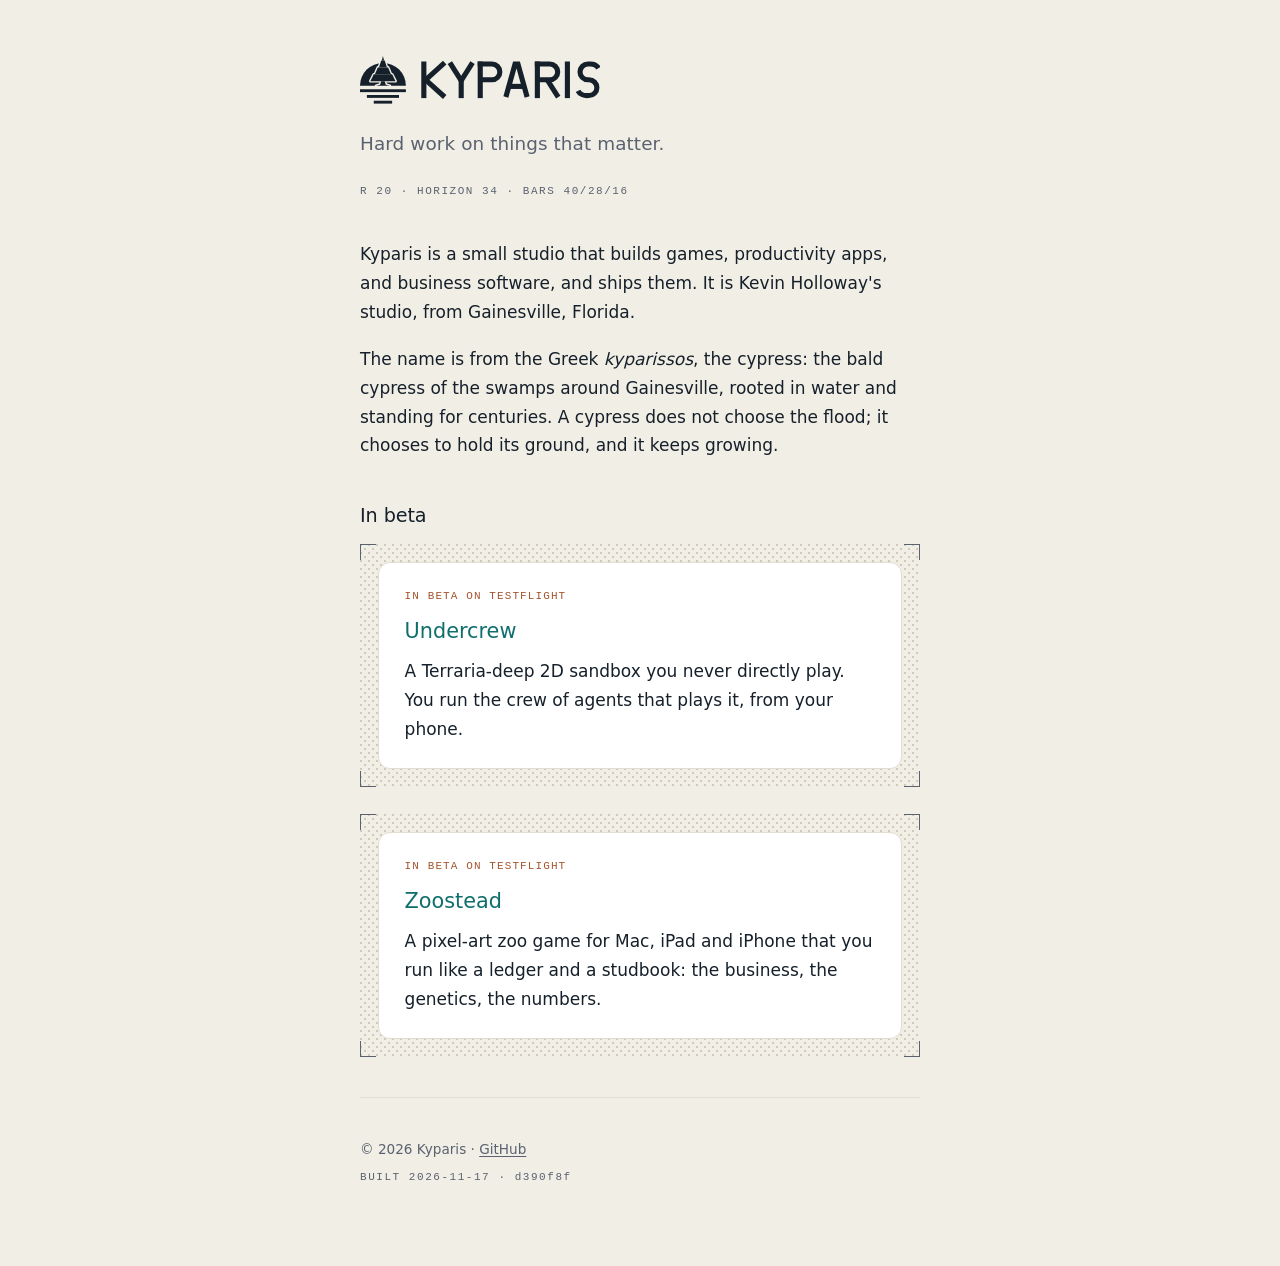
<file: index.html>
<!DOCTYPE html>
<html lang="en">
<head>
<meta charset="utf-8">
<meta name="viewport" content="width=device-width, initial-scale=1">
<title>Kyparis</title>
<meta name="description" content="Kyparis is a small studio that builds games, productivity apps, and business software, and ships them.">
<link rel="stylesheet" href="/brand.css">
<link rel="icon" href="/favicon.svg" type="image/svg+xml">
<link rel="icon" href="/favicon-32.png" sizes="32x32" type="image/png">
<link rel="icon" href="/favicon-16.png" sizes="16x16" type="image/png">
<link rel="apple-touch-icon" href="/apple-touch-icon.png">
<link rel="canonical" href="https://kyparis-studio.github.io/">
<meta name="theme-color" content="#F1EEE6" media="(prefers-color-scheme: light)">
<meta name="theme-color" content="#16202A" media="(prefers-color-scheme: dark)">
<meta property="og:type" content="website">
<meta property="og:site_name" content="Kyparis">
<meta property="og:title" content="Kyparis">
<meta property="og:description" content="Kyparis is a small studio that builds games, productivity apps, and business software, and ships them.">
<meta property="og:url" content="https://kyparis-studio.github.io/">
<meta property="og:image" content="https://kyparis-studio.github.io/og.png">
<meta property="og:image:width" content="1200">
<meta property="og:image:height" content="630">
<meta name="twitter:card" content="summary_large_image">
</head>
<body>
<div class="page">
<header class="masthead">
  <svg class="lockup" aria-hidden="true" focusable="false" xmlns="http://www.w3.org/2000/svg" viewBox="0 -15 655.301 130" role="img"><title>Kyparis</title><g transform="translate(-37.5904 -40.0602) scale(3.13253)"><mask id="ky-gap-lockup" maskUnits="userSpaceOnUse" x="0" y="0" width="64" height="64"><rect width="64" height="64" fill="#fff"/><g fill="#000" stroke="#000" stroke-width="2.4" stroke-linejoin="round"><polygon points="21,30 43,30 40,24 24,24"/><polygon points="25,24 39,24 36.5,18 27.5,18"/><polygon points="28.5,18 35.5,18 33.5,12 30.5,12"/><polygon points="31,12 33,12 32,8"/><polygon points="30.5,30 33.5,30 34.5,33 38,34 26,34 29.5,33"/></g></mask><path d="M12 34 A20 20 0 0 1 52 34 Z" fill="currentColor" mask="url(#ky-gap-lockup)"/><polygon points="21,30 43,30 40,24 24,24" fill="currentColor"/><polygon points="25,24 39,24 36.5,18 27.5,18" fill="currentColor"/><polygon points="28.5,18 35.5,18 33.5,12 30.5,12" fill="currentColor"/><polygon points="31,12 33,12 32,8" fill="currentColor"/><polygon points="30.5,30 33.5,30 34.5,33 38,34 26,34 29.5,33" fill="currentColor"/><rect x="12" y="37" width="40" height="2.5" fill="currentColor"/><rect x="18" y="42" width="28" height="2.5" fill="currentColor"/><rect x="24" y="47" width="16" height="2.5" fill="currentColor"/></g><g transform="translate(167.301 0)"><g fill="none" stroke="currentColor" stroke-width="14" stroke-linecap="butt" stroke-linejoin="miter" stroke-miterlimit="4"><path d="M 7 0 V 100"/><path d="M 12 50 L 64 3"/><path d="M 12 50 L 64 97"/><path d="M 78 3 L 109 52"/><path d="M 140 3 L 109 52"/><path d="M 109 48 V 100"/><path d="M 161 0 V 100"/><path d="M 154 7 H 193 A 21.5 21.5 0 0 1 193 50 H 161"/><path d="M 231 97 L 256 7 H 264 L 289 97"/><path d="M 239 68 H 281"/><path d="M 317 0 V 100"/><path d="M 310 7 H 351 A 21.5 21.5 0 0 1 351 50 H 317"/><path d="M 344 50 L 374 97"/><path d="M 399 0 V 100"/><path d="M 484 18 A 26 20 0 0 0 457 7 H 455 A 21.5 21.5 0 0 0 455 50 H 458 A 21.5 21.5 0 0 1 458 93 H 456 A 27 20 0 0 1 428 80"/></g></g></svg>
  <h1 class="sr-only">Kyparis</h1>
  <p class="tagline">Hard work on things that matter.</p>
  <p class="machine">R 20 &middot; Horizon 34 &middot; Bars 40/28/16</p>
</header>

<div class="prose">
  <p>Kyparis is a small studio that builds games, productivity apps, and business
  software, and ships them. It is Kevin Holloway's studio, from Gainesville, Florida.</p>

  <p>The name is from the Greek <em>kyparissos</em>, the cypress: the bald cypress
  of the swamps around Gainesville, rooted in water and standing for centuries.
  A cypress does not choose the flood; it chooses to hold its ground, and it
  keeps growing.</p>
</div>

<section class="section">
  <h2>In beta</h2>
  <div class="plate">
    <span class="cm cm-tl" aria-hidden="true"></span><span class="cm cm-tr" aria-hidden="true"></span><span class="cm cm-br" aria-hidden="true"></span><span class="cm cm-bl" aria-hidden="true"></span>
    <div class="now">
      <span class="status">In beta on TestFlight</span>
      <h3><a href="/undercrew/">Undercrew</a></h3>
      <p>A Terraria-deep 2D sandbox you never directly play. You run the crew
      of agents that plays it, from your phone.</p>
    </div>
  </div>
  <div class="plate" style="margin-top:16px">
    <span class="cm cm-tl" aria-hidden="true"></span><span class="cm cm-tr" aria-hidden="true"></span><span class="cm cm-br" aria-hidden="true"></span><span class="cm cm-bl" aria-hidden="true"></span>
    <div class="now">
      <span class="status">In beta on TestFlight</span>
      <h3><a href="/zoostead/">Zoostead</a></h3>
      <p>A pixel-art zoo game for Mac, iPad and iPhone that you run like a
      ledger and a studbook: the business, the genetics, the numbers.</p>
    </div>
  </div>
</section>

<hr class="rule">
<footer>
  <p>&copy; 2026 Kyparis &middot; <a href="https://github.com/kyparis-studio">GitHub</a></p>
  <p class="machine">Built 2026-11-17 &middot; <span class="sha">d390f8f</span></p>
</footer>
</div>
</body>
</html>
</file>
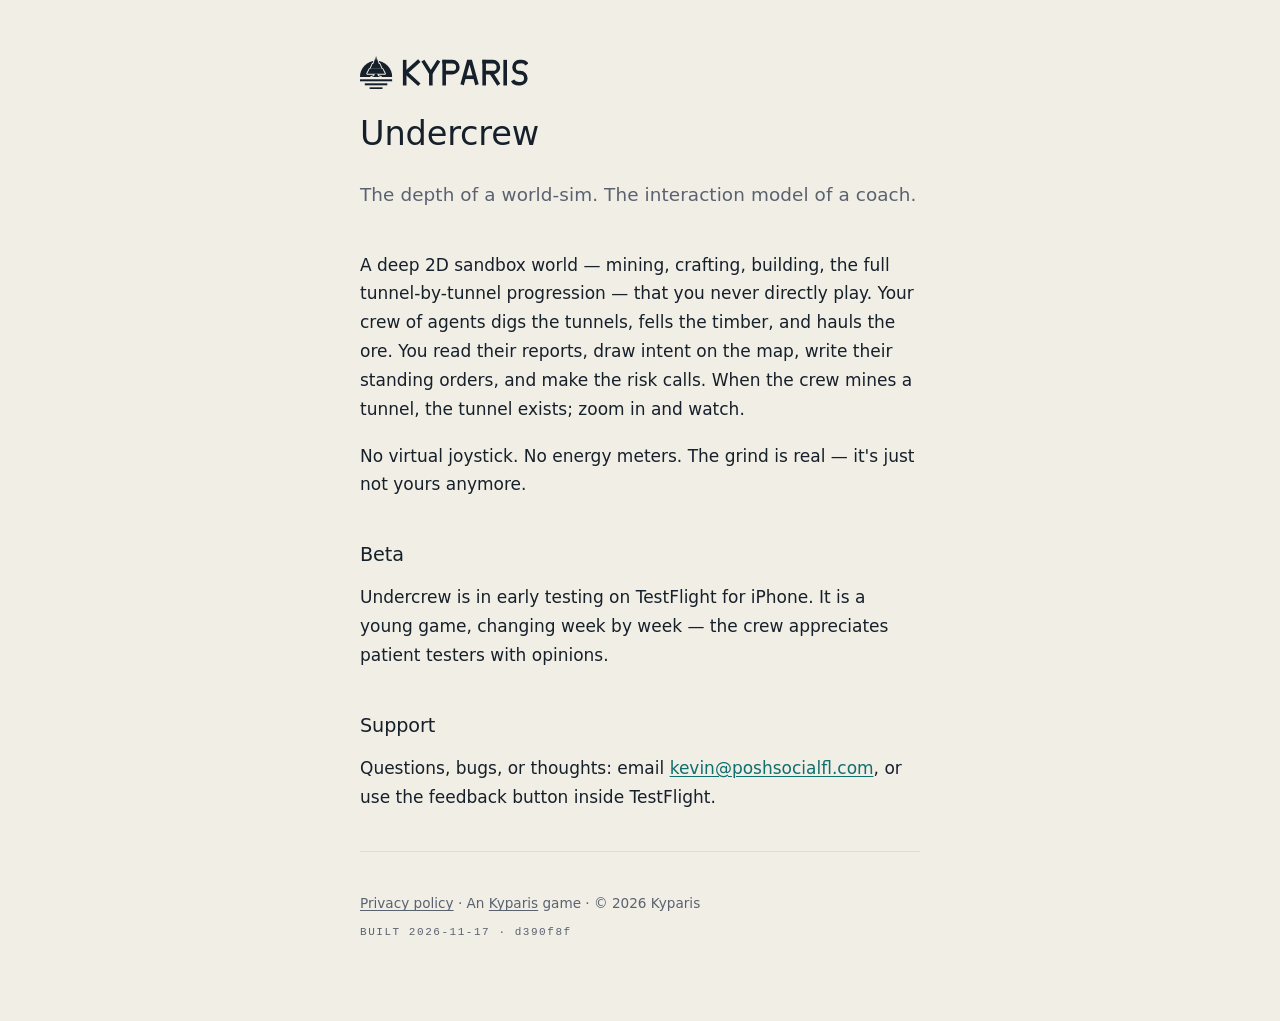
<file: undercrew/index.html>
<!DOCTYPE html>
<html lang="en">
<head>
<meta charset="utf-8">
<meta name="viewport" content="width=device-width, initial-scale=1">
<title>Undercrew</title>
<meta name="description" content="Undercrew: a deep 2D sandbox world you never directly play — you run the crew of agents that plays it, from your phone.">
<link rel="stylesheet" href="/brand.css">
<link rel="icon" href="/favicon.svg" type="image/svg+xml">
<link rel="icon" href="/favicon-32.png" sizes="32x32" type="image/png">
<link rel="icon" href="/favicon-16.png" sizes="16x16" type="image/png">
<link rel="apple-touch-icon" href="/apple-touch-icon.png">
<link rel="canonical" href="https://kyparis-studio.github.io/undercrew/">
<meta name="theme-color" content="#F1EEE6" media="(prefers-color-scheme: light)">
<meta name="theme-color" content="#16202A" media="(prefers-color-scheme: dark)">
<meta property="og:type" content="website">
<meta property="og:site_name" content="Kyparis">
<meta property="og:title" content="Undercrew">
<meta property="og:description" content="Undercrew: a deep 2D sandbox world you never directly play — you run the crew of agents that plays it, from your phone.">
<meta property="og:url" content="https://kyparis-studio.github.io/undercrew/">
<meta property="og:image" content="https://kyparis-studio.github.io/og.png">
<meta property="og:image:width" content="1200">
<meta property="og:image:height" content="630">
<meta name="twitter:card" content="summary_large_image">
</head>
<body>
<div class="page">
<header class="masthead">
  <a href="/" aria-label="Kyparis home"><svg class="lockup lockup-sm" aria-hidden="true" focusable="false" xmlns="http://www.w3.org/2000/svg" viewBox="0 -15 655.301 130" role="img"><title>Kyparis</title><g transform="translate(-37.5904 -40.0602) scale(3.13253)"><mask id="ky-gap-lockup" maskUnits="userSpaceOnUse" x="0" y="0" width="64" height="64"><rect width="64" height="64" fill="#fff"/><g fill="#000" stroke="#000" stroke-width="2.4" stroke-linejoin="round"><polygon points="21,30 43,30 40,24 24,24"/><polygon points="25,24 39,24 36.5,18 27.5,18"/><polygon points="28.5,18 35.5,18 33.5,12 30.5,12"/><polygon points="31,12 33,12 32,8"/><polygon points="30.5,30 33.5,30 34.5,33 38,34 26,34 29.5,33"/></g></mask><path d="M12 34 A20 20 0 0 1 52 34 Z" fill="currentColor" mask="url(#ky-gap-lockup)"/><polygon points="21,30 43,30 40,24 24,24" fill="currentColor"/><polygon points="25,24 39,24 36.5,18 27.5,18" fill="currentColor"/><polygon points="28.5,18 35.5,18 33.5,12 30.5,12" fill="currentColor"/><polygon points="31,12 33,12 32,8" fill="currentColor"/><polygon points="30.5,30 33.5,30 34.5,33 38,34 26,34 29.5,33" fill="currentColor"/><rect x="12" y="37" width="40" height="2.5" fill="currentColor"/><rect x="18" y="42" width="28" height="2.5" fill="currentColor"/><rect x="24" y="47" width="16" height="2.5" fill="currentColor"/></g><g transform="translate(167.301 0)"><g fill="none" stroke="currentColor" stroke-width="14" stroke-linecap="butt" stroke-linejoin="miter" stroke-miterlimit="4"><path d="M 7 0 V 100"/><path d="M 12 50 L 64 3"/><path d="M 12 50 L 64 97"/><path d="M 78 3 L 109 52"/><path d="M 140 3 L 109 52"/><path d="M 109 48 V 100"/><path d="M 161 0 V 100"/><path d="M 154 7 H 193 A 21.5 21.5 0 0 1 193 50 H 161"/><path d="M 231 97 L 256 7 H 264 L 289 97"/><path d="M 239 68 H 281"/><path d="M 317 0 V 100"/><path d="M 310 7 H 351 A 21.5 21.5 0 0 1 351 50 H 317"/><path d="M 344 50 L 374 97"/><path d="M 399 0 V 100"/><path d="M 484 18 A 26 20 0 0 0 457 7 H 455 A 21.5 21.5 0 0 0 455 50 H 458 A 21.5 21.5 0 0 1 458 93 H 456 A 27 20 0 0 1 428 80"/></g></g></svg></a>
  <h1 class="title">Undercrew</h1>
  <p class="tagline">The depth of a world-sim. The interaction model of a coach.</p>
</header>

<div class="prose">
  <p>A deep 2D sandbox world — mining, crafting, building, the full
  tunnel-by-tunnel progression — that you never directly play. Your crew of
  agents digs the tunnels, fells the timber, and hauls the ore. You read
  their reports, draw intent on the map, write their standing orders, and
  make the risk calls. When the crew mines a tunnel, the tunnel exists; zoom
  in and watch.</p>

  <p>No virtual joystick. No energy meters. The grind is real — it's just not
  yours anymore.</p>
</div>

<section class="section">
  <h2>Beta</h2>
  <p>Undercrew is in early testing on TestFlight for iPhone. It is a young
  game, changing week by week — the crew appreciates patient testers with
  opinions.</p>
</section>

<section class="section">
  <h2>Support</h2>
  <p>Questions, bugs, or thoughts: email
  <a href="mailto:kevin@poshsocialfl.com">kevin@poshsocialfl.com</a>, or use
  the feedback button inside TestFlight.</p>
</section>

<hr class="rule">
<footer>
  <p><a href="/undercrew/privacy.html">Privacy policy</a> &middot;
  An <a href="/">Kyparis</a> game &middot; &copy; 2026 Kyparis</p>
  <p class="machine">Built 2026-11-17 &middot; <span class="sha">d390f8f</span></p>
</footer>
</div>
</body>
</html>
</file>
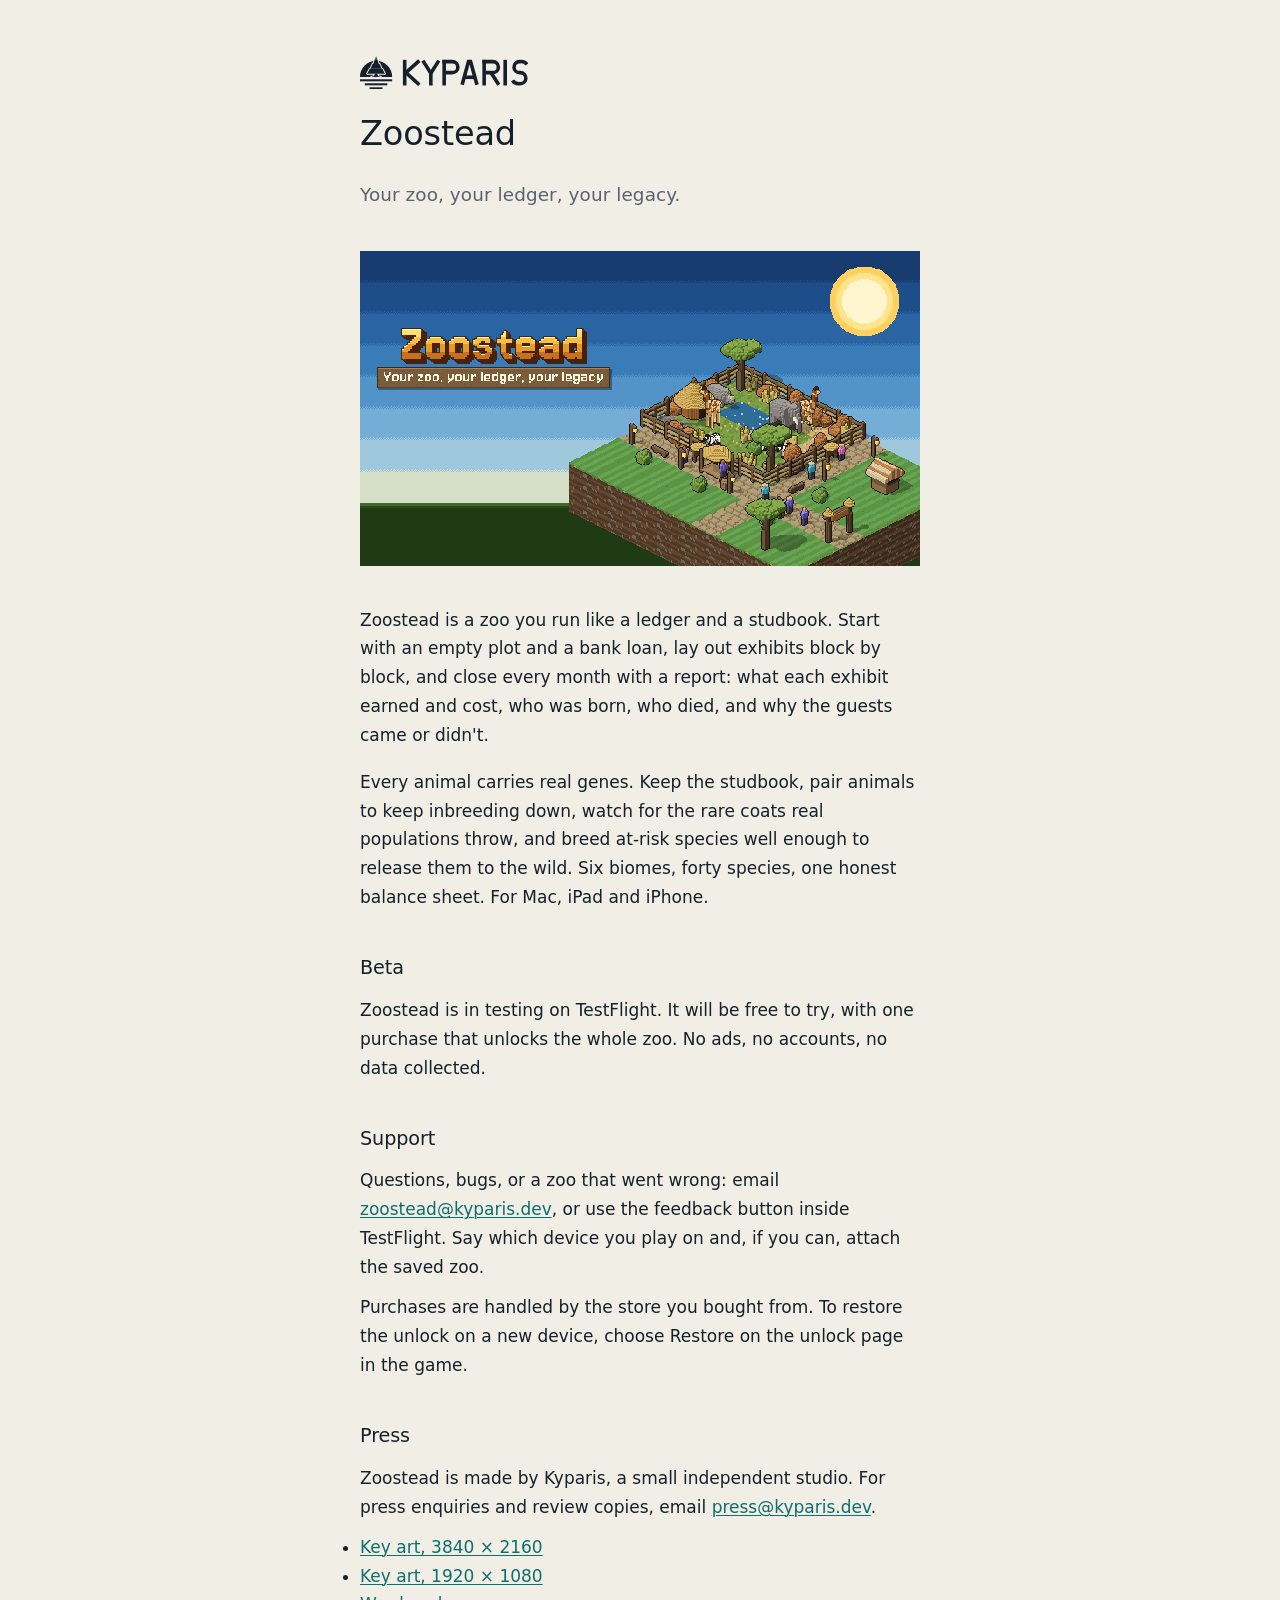
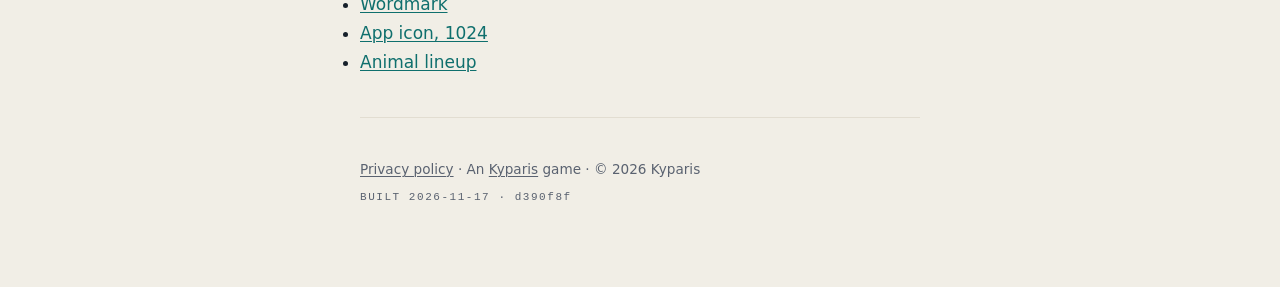
<file: wildhold/index.html>
<!doctype html>
<html lang="en"><head><meta charset="utf-8">
<title>Zoostead</title>
<meta name="robots" content="noindex">
<link rel="canonical" href="https://kyparis-studio.github.io/zoostead/">
<meta http-equiv="refresh" content="0; url=/zoostead/">
</head><body><p>Wildhold is now Zoostead: <a href="/zoostead/">kyparis-studio.github.io/zoostead/</a></p></body></html>
</file>
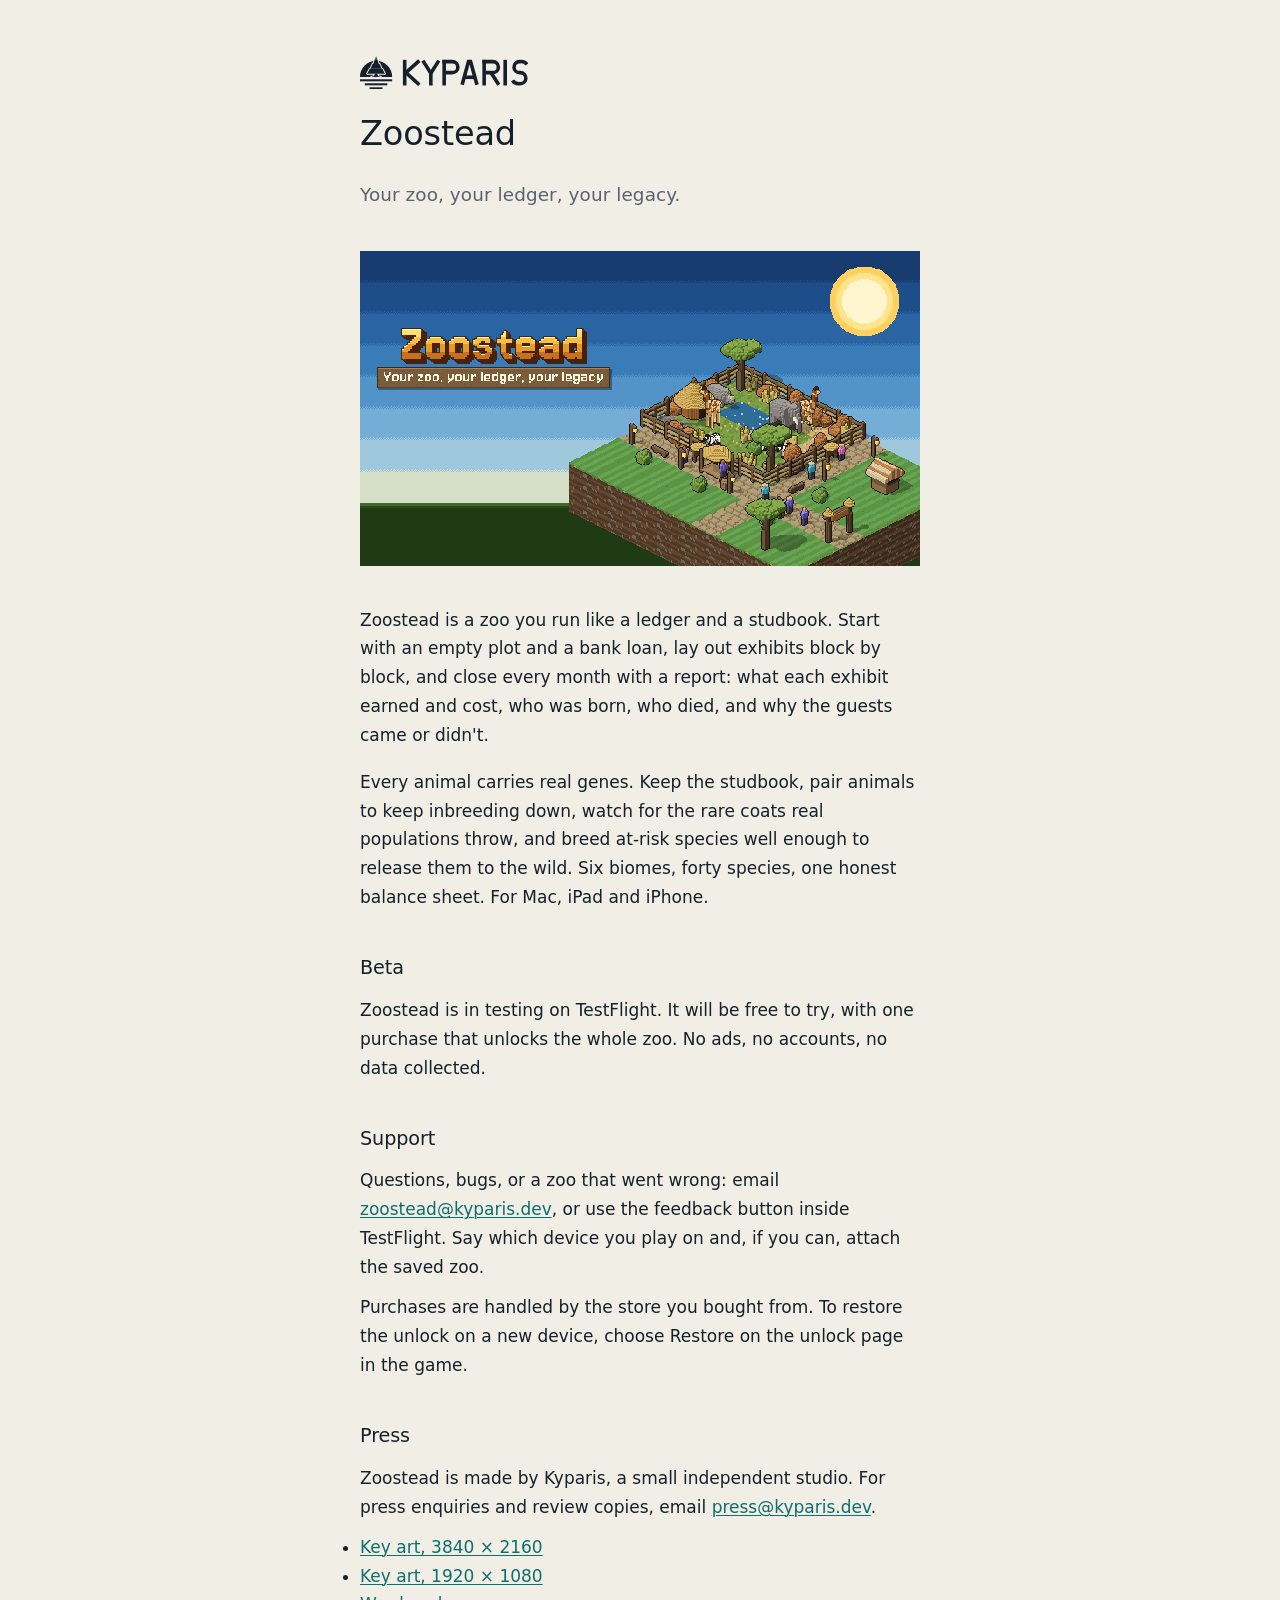
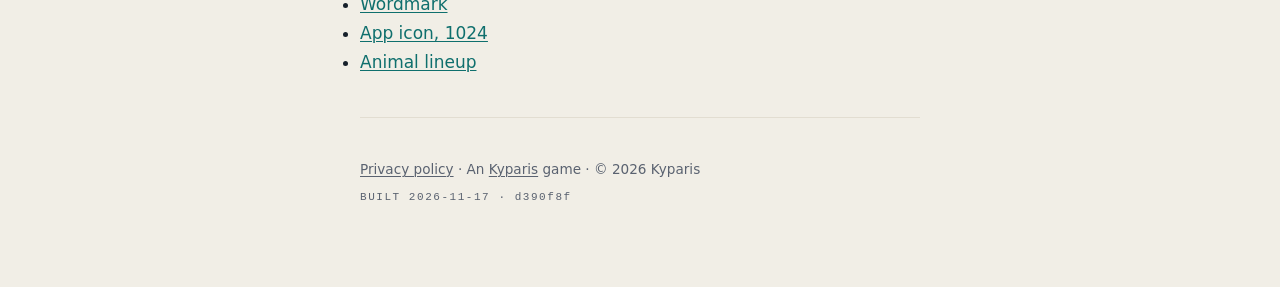
<file: zoostead/index.html>
<!DOCTYPE html>
<html lang="en">
<head>
<meta charset="utf-8">
<meta name="viewport" content="width=device-width, initial-scale=1">
<title>Zoostead</title>
<meta name="description" content="Zoostead: a pixel-art zoo game for Mac, iPad and iPhone that you run like a ledger and a studbook.">
<link rel="stylesheet" href="/brand.css">
<link rel="icon" href="/favicon.svg" type="image/svg+xml">
<link rel="icon" href="/favicon-32.png" sizes="32x32" type="image/png">
<link rel="icon" href="/favicon-16.png" sizes="16x16" type="image/png">
<link rel="apple-touch-icon" href="/apple-touch-icon.png">
<link rel="canonical" href="https://kyparis-studio.github.io/zoostead/">
<meta name="theme-color" content="#F1EEE6" media="(prefers-color-scheme: light)">
<meta name="theme-color" content="#16202A" media="(prefers-color-scheme: dark)">
<meta property="og:type" content="website">
<meta property="og:site_name" content="Kyparis">
<meta property="og:title" content="Zoostead">
<meta property="og:description" content="Zoostead: a pixel-art zoo game for Mac, iPad and iPhone that you run like a ledger and a studbook.">
<meta property="og:url" content="https://kyparis-studio.github.io/zoostead/">
<meta property="og:image" content="https://kyparis-studio.github.io/og.png">
<meta property="og:image:width" content="1200">
<meta property="og:image:height" content="630">
<meta name="twitter:card" content="summary_large_image">
</head>
<body>
<div class="page">
<header class="masthead">
  <a href="/" aria-label="Kyparis home"><svg class="lockup lockup-sm" aria-hidden="true" focusable="false" xmlns="http://www.w3.org/2000/svg" viewBox="0 -15 655.301 130" role="img"><title>Kyparis</title><g transform="translate(-37.5904 -40.0602) scale(3.13253)"><mask id="ky-gap-lockup" maskUnits="userSpaceOnUse" x="0" y="0" width="64" height="64"><rect width="64" height="64" fill="#fff"/><g fill="#000" stroke="#000" stroke-width="2.4" stroke-linejoin="round"><polygon points="21,30 43,30 40,24 24,24"/><polygon points="25,24 39,24 36.5,18 27.5,18"/><polygon points="28.5,18 35.5,18 33.5,12 30.5,12"/><polygon points="31,12 33,12 32,8"/><polygon points="30.5,30 33.5,30 34.5,33 38,34 26,34 29.5,33"/></g></mask><path d="M12 34 A20 20 0 0 1 52 34 Z" fill="currentColor" mask="url(#ky-gap-lockup)"/><polygon points="21,30 43,30 40,24 24,24" fill="currentColor"/><polygon points="25,24 39,24 36.5,18 27.5,18" fill="currentColor"/><polygon points="28.5,18 35.5,18 33.5,12 30.5,12" fill="currentColor"/><polygon points="31,12 33,12 32,8" fill="currentColor"/><polygon points="30.5,30 33.5,30 34.5,33 38,34 26,34 29.5,33" fill="currentColor"/><rect x="12" y="37" width="40" height="2.5" fill="currentColor"/><rect x="18" y="42" width="28" height="2.5" fill="currentColor"/><rect x="24" y="47" width="16" height="2.5" fill="currentColor"/></g><g transform="translate(167.301 0)"><g fill="none" stroke="currentColor" stroke-width="14" stroke-linecap="butt" stroke-linejoin="miter" stroke-miterlimit="4"><path d="M 7 0 V 100"/><path d="M 12 50 L 64 3"/><path d="M 12 50 L 64 97"/><path d="M 78 3 L 109 52"/><path d="M 140 3 L 109 52"/><path d="M 109 48 V 100"/><path d="M 161 0 V 100"/><path d="M 154 7 H 193 A 21.5 21.5 0 0 1 193 50 H 161"/><path d="M 231 97 L 256 7 H 264 L 289 97"/><path d="M 239 68 H 281"/><path d="M 317 0 V 100"/><path d="M 310 7 H 351 A 21.5 21.5 0 0 1 351 50 H 317"/><path d="M 344 50 L 374 97"/><path d="M 399 0 V 100"/><path d="M 484 18 A 26 20 0 0 0 457 7 H 455 A 21.5 21.5 0 0 0 455 50 H 458 A 21.5 21.5 0 0 1 458 93 H 456 A 27 20 0 0 1 428 80"/></g></g></svg></a>
  <h1 class="title">Zoostead</h1>
  <p class="tagline">Your zoo, your ledger, your legacy.</p>
</header>

<img src="/zoostead/art/key-art-1920x1080.png" width="1920" height="1080" style="display:block;width:100%;height:auto;image-rendering:pixelated"
  alt="Zoostead key art: a block-built savanna zoo in pixel art, with giraffes, zebras and elephants under a gold wordmark.">

<div class="prose">
  <p>Zoostead is a zoo you run like a ledger and a studbook. Start with an
  empty plot and a bank loan, lay out exhibits block by block, and close
  every month with a report: what each exhibit earned and cost, who was
  born, who died, and why the guests came or didn't.</p>

  <p>Every animal carries real genes. Keep the studbook, pair animals to keep
  inbreeding down, watch for the rare coats real populations throw, and breed
  at-risk species well enough to release them to the wild. Six biomes, forty
  species, one honest balance sheet. For Mac, iPad and iPhone.</p>
</div>

<section class="section">
  <h2>Beta</h2>
  <p>Zoostead is in testing on TestFlight. It will be free to try, with one
  purchase that unlocks the whole zoo. No ads, no accounts, no data
  collected.</p>
</section>

<section class="section">
  <h2 id="support">Support</h2>
  <p>Questions, bugs, or a zoo that went wrong: email
  <a href="mailto:zoostead@kyparis.dev">zoostead@kyparis.dev</a>, or use the
  feedback button inside TestFlight. Say which device you play on and, if
  you can, attach the saved zoo.</p>
  <p>Purchases are handled by the store you bought from. To restore the
  unlock on a new device, choose Restore on the unlock page in the game.</p>
</section>

<section class="section">
  <h2>Press</h2>
  <p>Zoostead is made by Kyparis, a small independent studio. For press
  enquiries and review copies, email
  <a href="mailto:press@kyparis.dev">press@kyparis.dev</a>.</p>
  <ul>
    <li><a href="/zoostead/art/key-art-3840x2160.png">Key art, 3840 &times; 2160</a></li>
    <li><a href="/zoostead/art/key-art-1920x1080.png">Key art, 1920 &times; 1080</a></li>
    <li><a href="/zoostead/art/logo-wordmark.png">Wordmark</a></li>
    <li><a href="/zoostead/art/icon-1024.png">App icon, 1024</a></li>
    <li><a href="/zoostead/art/animal-lineup.png">Animal lineup</a></li>
  </ul>
</section>

<hr class="rule">
<footer>
  <p><a href="/zoostead/privacy.html">Privacy policy</a> &middot;
  An <a href="/">Kyparis</a> game &middot; &copy; 2026 Kyparis</p>
  <p class="machine">Built 2026-11-17 &middot; <span class="sha">d390f8f</span></p>
</footer>
</div>
</body>
</html>
</file>
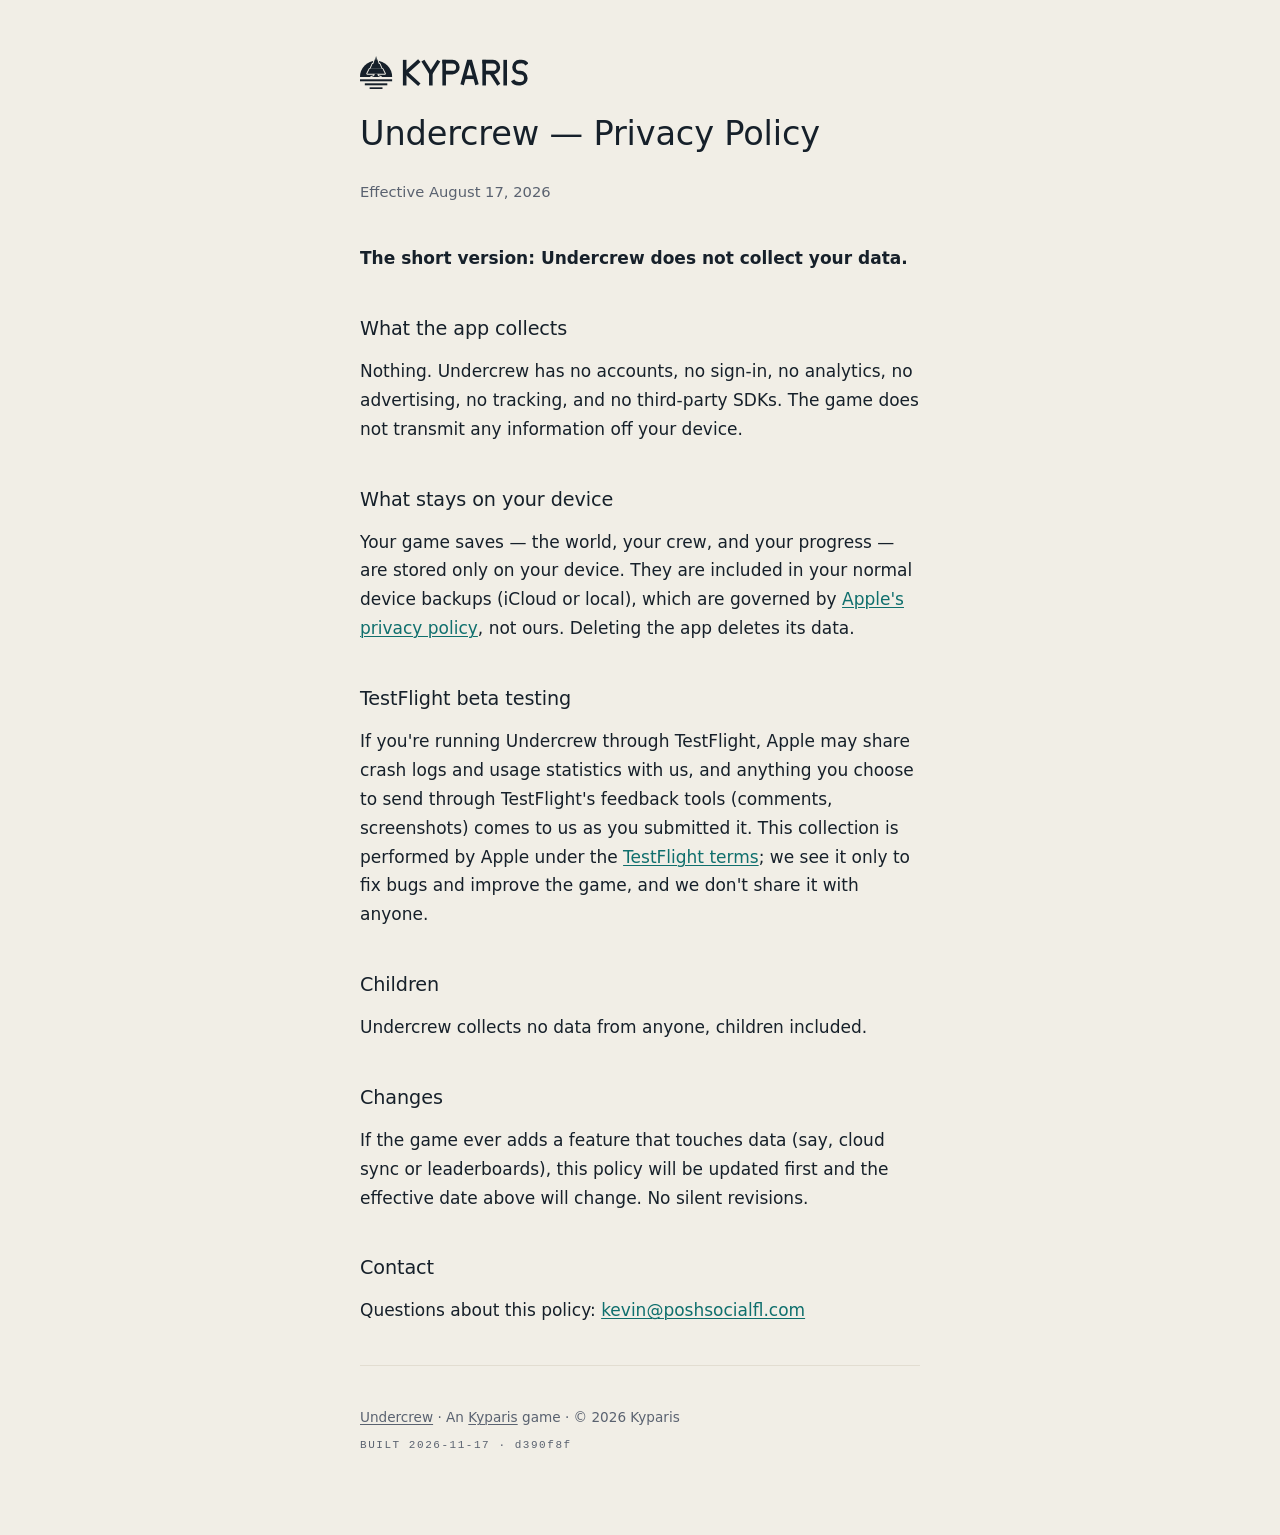
<file: undercrew/privacy.html>
<!DOCTYPE html>
<html lang="en">
<head>
<meta charset="utf-8">
<meta name="viewport" content="width=device-width, initial-scale=1">
<title>Undercrew — Privacy Policy</title>
<meta name="description" content="Undercrew collects no data. No accounts, no analytics, no tracking, no third-party SDKs.">
<link rel="stylesheet" href="/brand.css">
<link rel="icon" href="/favicon.svg" type="image/svg+xml">
<link rel="icon" href="/favicon-32.png" sizes="32x32" type="image/png">
<link rel="icon" href="/favicon-16.png" sizes="16x16" type="image/png">
<link rel="apple-touch-icon" href="/apple-touch-icon.png">
<link rel="canonical" href="https://kyparis-studio.github.io/undercrew/privacy.html">
<meta name="theme-color" content="#F1EEE6" media="(prefers-color-scheme: light)">
<meta name="theme-color" content="#16202A" media="(prefers-color-scheme: dark)">
<meta property="og:type" content="website">
<meta property="og:site_name" content="Kyparis">
<meta property="og:title" content="Undercrew — Privacy Policy">
<meta property="og:description" content="Undercrew collects no data. No accounts, no analytics, no tracking, no third-party SDKs.">
<meta property="og:url" content="https://kyparis-studio.github.io/undercrew/privacy.html">
<meta property="og:image" content="https://kyparis-studio.github.io/og.png">
<meta property="og:image:width" content="1200">
<meta property="og:image:height" content="630">
<meta name="twitter:card" content="summary_large_image">
</head>
<body>
<div class="page">
<header class="masthead">
  <a href="/" aria-label="Kyparis home"><svg class="lockup lockup-sm" aria-hidden="true" focusable="false" xmlns="http://www.w3.org/2000/svg" viewBox="0 -15 655.301 130" role="img"><title>Kyparis</title><g transform="translate(-37.5904 -40.0602) scale(3.13253)"><mask id="ky-gap-lockup" maskUnits="userSpaceOnUse" x="0" y="0" width="64" height="64"><rect width="64" height="64" fill="#fff"/><g fill="#000" stroke="#000" stroke-width="2.4" stroke-linejoin="round"><polygon points="21,30 43,30 40,24 24,24"/><polygon points="25,24 39,24 36.5,18 27.5,18"/><polygon points="28.5,18 35.5,18 33.5,12 30.5,12"/><polygon points="31,12 33,12 32,8"/><polygon points="30.5,30 33.5,30 34.5,33 38,34 26,34 29.5,33"/></g></mask><path d="M12 34 A20 20 0 0 1 52 34 Z" fill="currentColor" mask="url(#ky-gap-lockup)"/><polygon points="21,30 43,30 40,24 24,24" fill="currentColor"/><polygon points="25,24 39,24 36.5,18 27.5,18" fill="currentColor"/><polygon points="28.5,18 35.5,18 33.5,12 30.5,12" fill="currentColor"/><polygon points="31,12 33,12 32,8" fill="currentColor"/><polygon points="30.5,30 33.5,30 34.5,33 38,34 26,34 29.5,33" fill="currentColor"/><rect x="12" y="37" width="40" height="2.5" fill="currentColor"/><rect x="18" y="42" width="28" height="2.5" fill="currentColor"/><rect x="24" y="47" width="16" height="2.5" fill="currentColor"/></g><g transform="translate(167.301 0)"><g fill="none" stroke="currentColor" stroke-width="14" stroke-linecap="butt" stroke-linejoin="miter" stroke-miterlimit="4"><path d="M 7 0 V 100"/><path d="M 12 50 L 64 3"/><path d="M 12 50 L 64 97"/><path d="M 78 3 L 109 52"/><path d="M 140 3 L 109 52"/><path d="M 109 48 V 100"/><path d="M 161 0 V 100"/><path d="M 154 7 H 193 A 21.5 21.5 0 0 1 193 50 H 161"/><path d="M 231 97 L 256 7 H 264 L 289 97"/><path d="M 239 68 H 281"/><path d="M 317 0 V 100"/><path d="M 310 7 H 351 A 21.5 21.5 0 0 1 351 50 H 317"/><path d="M 344 50 L 374 97"/><path d="M 399 0 V 100"/><path d="M 484 18 A 26 20 0 0 0 457 7 H 455 A 21.5 21.5 0 0 0 455 50 H 458 A 21.5 21.5 0 0 1 458 93 H 456 A 27 20 0 0 1 428 80"/></g></g></svg></a>
  <h1 class="title">Undercrew — Privacy Policy</h1>
  <p class="date">Effective August 17, 2026</p>
</header>

<div class="prose">
  <p><strong>The short version: Undercrew does not collect your data.</strong></p>
</div>

<section class="section">
  <h2>What the app collects</h2>
  <p>Nothing. Undercrew has no accounts, no sign-in, no analytics, no
  advertising, no tracking, and no third-party SDKs. The game does not
  transmit any information off your device.</p>
</section>

<section class="section">
  <h2>What stays on your device</h2>
  <p>Your game saves — the world, your crew, and your progress — are stored
  only on your device. They are included in your normal device backups
  (iCloud or local), which are governed by
  <a href="https://www.apple.com/legal/privacy/">Apple's privacy policy</a>,
  not ours. Deleting the app deletes its data.</p>
</section>

<section class="section">
  <h2>TestFlight beta testing</h2>
  <p>If you're running Undercrew through TestFlight, Apple may share crash
  logs and usage statistics with us, and anything you choose to send through
  TestFlight's feedback tools (comments, screenshots) comes to us as you
  submitted it. This collection is performed by Apple under the
  <a href="https://www.apple.com/legal/internet-services/itunes/testflight/">TestFlight
  terms</a>; we see it only to fix bugs and improve the game, and we don't
  share it with anyone.</p>
</section>

<section class="section">
  <h2>Children</h2>
  <p>Undercrew collects no data from anyone, children included.</p>
</section>

<section class="section">
  <h2>Changes</h2>
  <p>If the game ever adds a feature that touches data (say, cloud sync or
  leaderboards), this policy will be updated first and the effective date
  above will change. No silent revisions.</p>
</section>

<section class="section">
  <h2>Contact</h2>
  <p>Questions about this policy:
  <a href="mailto:kevin@poshsocialfl.com">kevin@poshsocialfl.com</a></p>
</section>

<hr class="rule">
<footer>
  <p><a href="/undercrew/">Undercrew</a> &middot; An <a href="/">Kyparis</a>
  game &middot; &copy; 2026 Kyparis</p>
  <p class="machine">Built 2026-11-17 &middot; <span class="sha">d390f8f</span></p>
</footer>
</div>
</body>
</html>
</file>
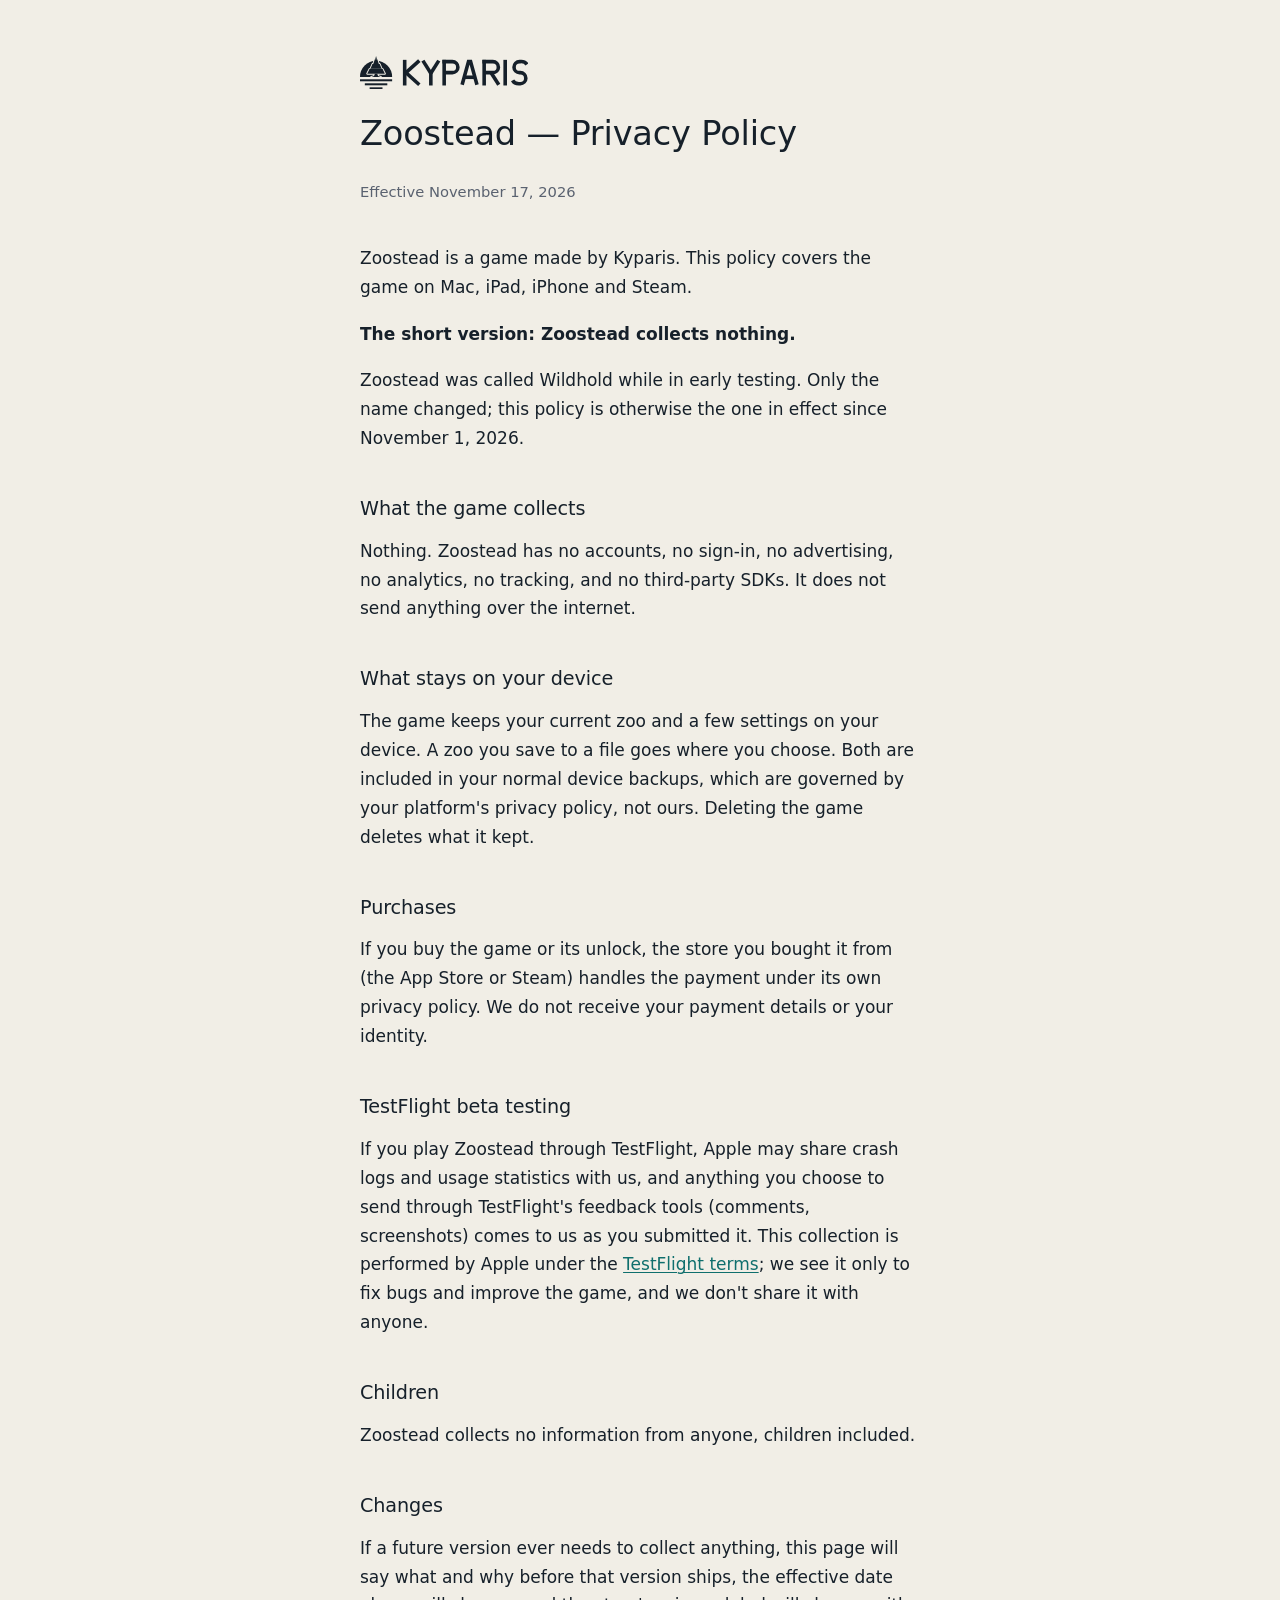
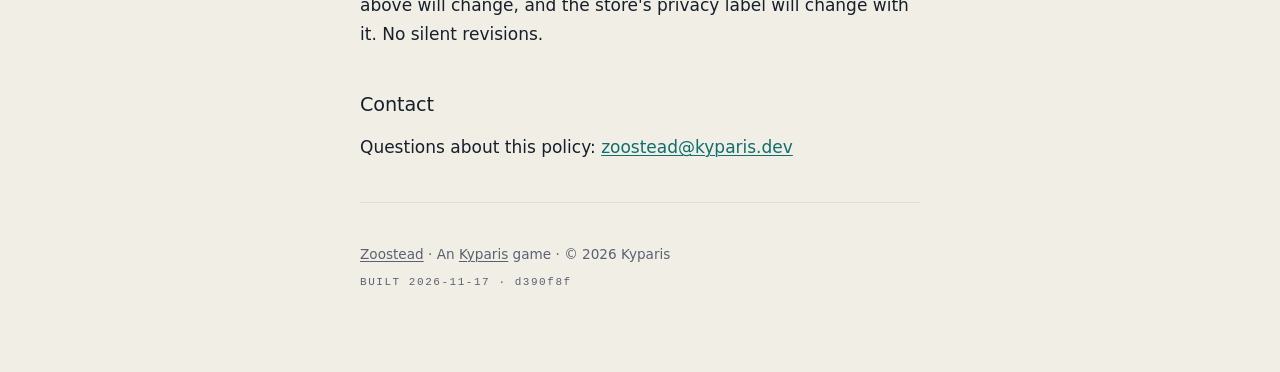
<file: wildhold/privacy.html>
<!doctype html>
<html lang="en"><head><meta charset="utf-8">
<title>Zoostead</title>
<meta name="robots" content="noindex">
<link rel="canonical" href="https://kyparis-studio.github.io/zoostead/privacy.html">
<meta http-equiv="refresh" content="0; url=/zoostead/privacy.html">
</head><body><p>Wildhold is now Zoostead: <a href="/zoostead/privacy.html">kyparis-studio.github.io/zoostead/privacy.html</a></p></body></html>
</file>
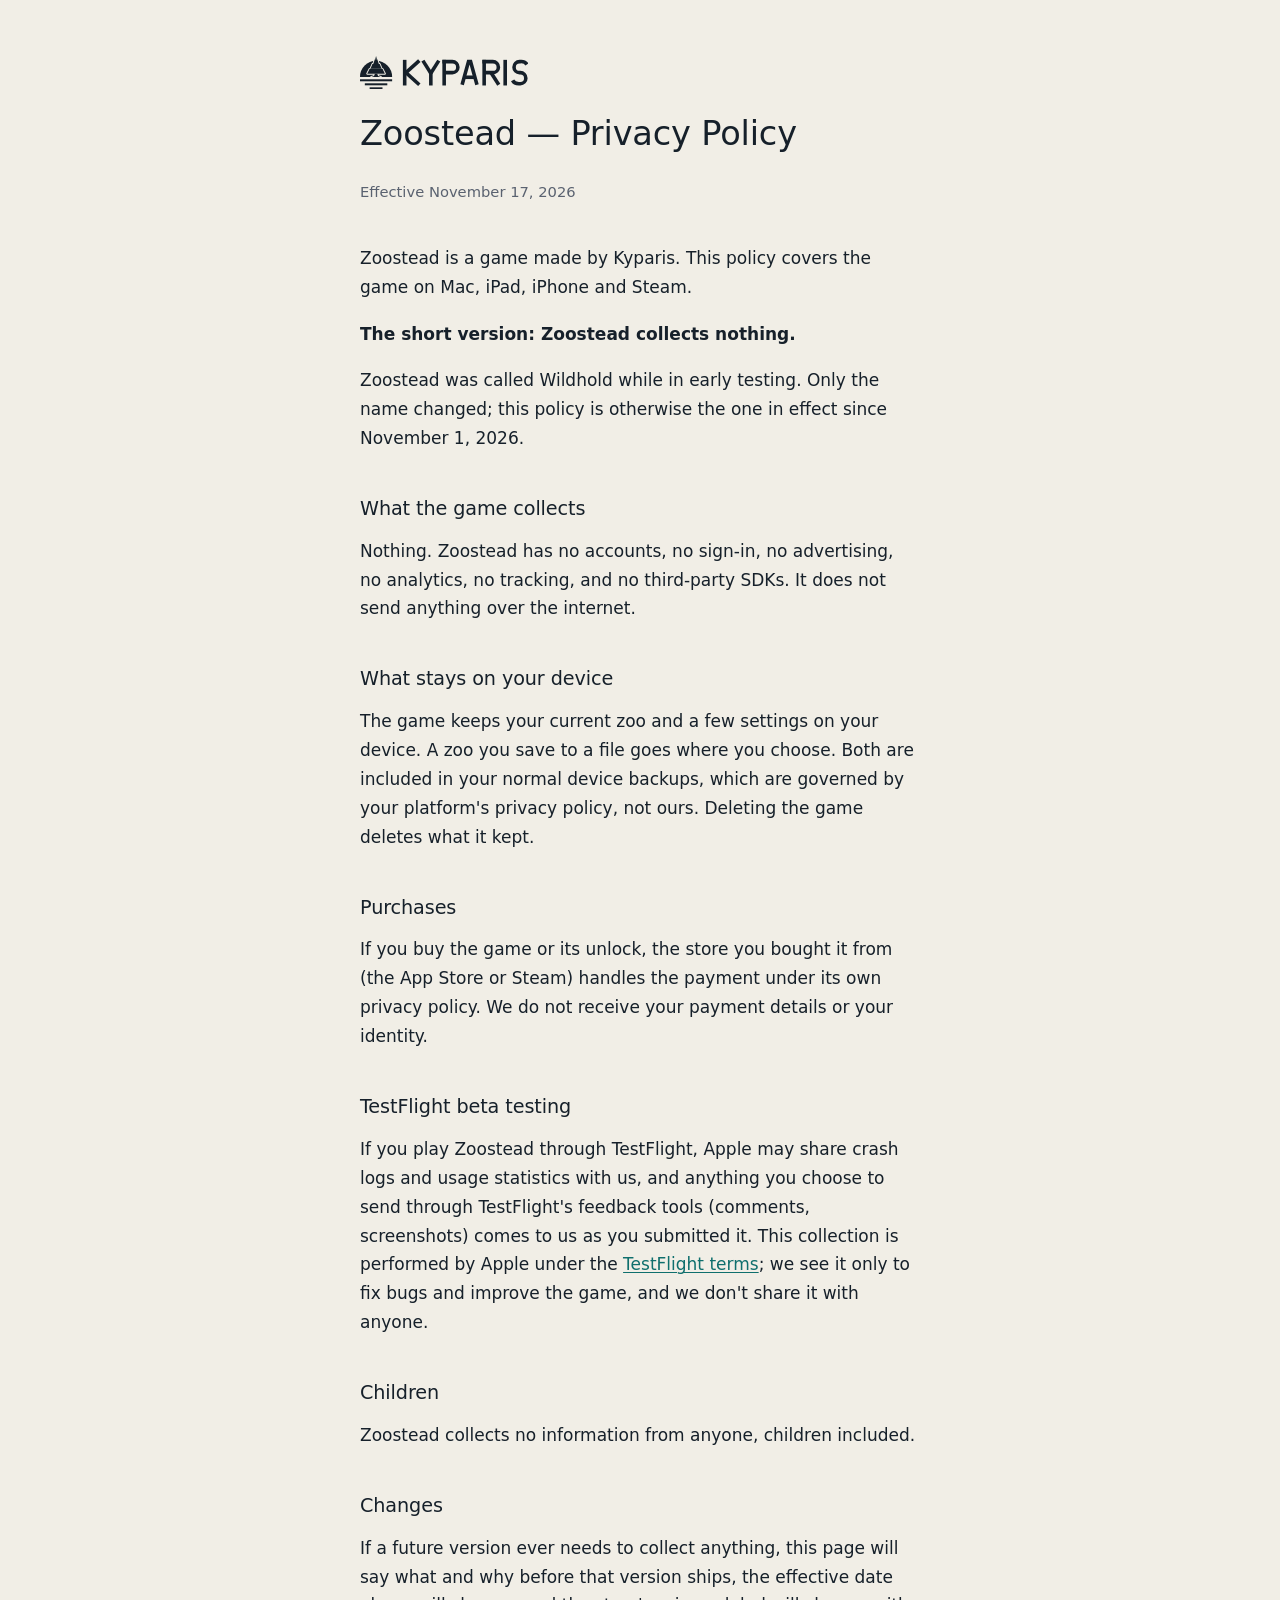
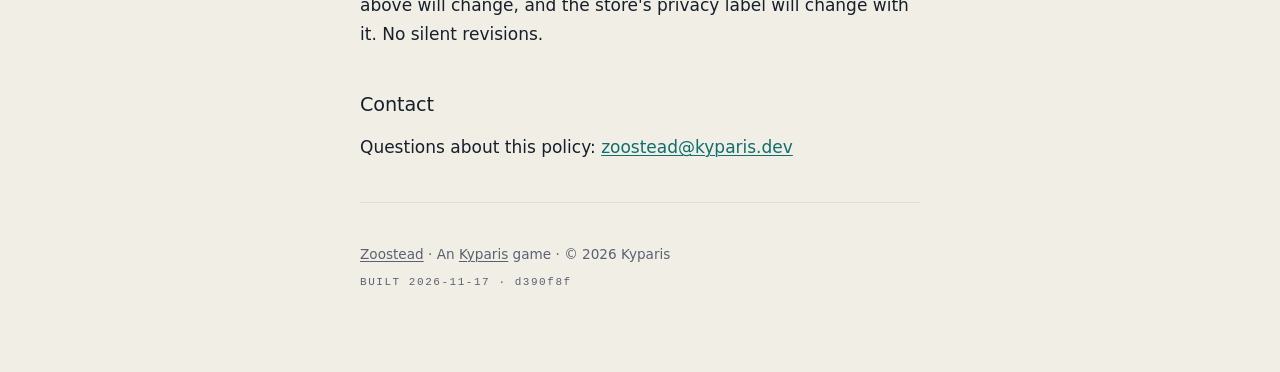
<file: zoostead/privacy.html>
<!DOCTYPE html>
<html lang="en">
<head>
<meta charset="utf-8">
<meta name="viewport" content="width=device-width, initial-scale=1">
<title>Zoostead — Privacy Policy</title>
<meta name="description" content="Zoostead collects no data. No accounts, no analytics, no tracking, no third-party SDKs.">
<link rel="stylesheet" href="/brand.css">
<link rel="icon" href="/favicon.svg" type="image/svg+xml">
<link rel="icon" href="/favicon-32.png" sizes="32x32" type="image/png">
<link rel="icon" href="/favicon-16.png" sizes="16x16" type="image/png">
<link rel="apple-touch-icon" href="/apple-touch-icon.png">
<link rel="canonical" href="https://kyparis-studio.github.io/zoostead/privacy.html">
<meta name="theme-color" content="#F1EEE6" media="(prefers-color-scheme: light)">
<meta name="theme-color" content="#16202A" media="(prefers-color-scheme: dark)">
<meta property="og:type" content="website">
<meta property="og:site_name" content="Kyparis">
<meta property="og:title" content="Zoostead — Privacy Policy">
<meta property="og:description" content="Zoostead collects no data. No accounts, no analytics, no tracking, no third-party SDKs.">
<meta property="og:url" content="https://kyparis-studio.github.io/zoostead/privacy.html">
<meta property="og:image" content="https://kyparis-studio.github.io/og.png">
<meta property="og:image:width" content="1200">
<meta property="og:image:height" content="630">
<meta name="twitter:card" content="summary_large_image">
</head>
<body>
<div class="page">
<header class="masthead">
  <a href="/" aria-label="Kyparis home"><svg class="lockup lockup-sm" aria-hidden="true" focusable="false" xmlns="http://www.w3.org/2000/svg" viewBox="0 -15 655.301 130" role="img"><title>Kyparis</title><g transform="translate(-37.5904 -40.0602) scale(3.13253)"><mask id="ky-gap-lockup" maskUnits="userSpaceOnUse" x="0" y="0" width="64" height="64"><rect width="64" height="64" fill="#fff"/><g fill="#000" stroke="#000" stroke-width="2.4" stroke-linejoin="round"><polygon points="21,30 43,30 40,24 24,24"/><polygon points="25,24 39,24 36.5,18 27.5,18"/><polygon points="28.5,18 35.5,18 33.5,12 30.5,12"/><polygon points="31,12 33,12 32,8"/><polygon points="30.5,30 33.5,30 34.5,33 38,34 26,34 29.5,33"/></g></mask><path d="M12 34 A20 20 0 0 1 52 34 Z" fill="currentColor" mask="url(#ky-gap-lockup)"/><polygon points="21,30 43,30 40,24 24,24" fill="currentColor"/><polygon points="25,24 39,24 36.5,18 27.5,18" fill="currentColor"/><polygon points="28.5,18 35.5,18 33.5,12 30.5,12" fill="currentColor"/><polygon points="31,12 33,12 32,8" fill="currentColor"/><polygon points="30.5,30 33.5,30 34.5,33 38,34 26,34 29.5,33" fill="currentColor"/><rect x="12" y="37" width="40" height="2.5" fill="currentColor"/><rect x="18" y="42" width="28" height="2.5" fill="currentColor"/><rect x="24" y="47" width="16" height="2.5" fill="currentColor"/></g><g transform="translate(167.301 0)"><g fill="none" stroke="currentColor" stroke-width="14" stroke-linecap="butt" stroke-linejoin="miter" stroke-miterlimit="4"><path d="M 7 0 V 100"/><path d="M 12 50 L 64 3"/><path d="M 12 50 L 64 97"/><path d="M 78 3 L 109 52"/><path d="M 140 3 L 109 52"/><path d="M 109 48 V 100"/><path d="M 161 0 V 100"/><path d="M 154 7 H 193 A 21.5 21.5 0 0 1 193 50 H 161"/><path d="M 231 97 L 256 7 H 264 L 289 97"/><path d="M 239 68 H 281"/><path d="M 317 0 V 100"/><path d="M 310 7 H 351 A 21.5 21.5 0 0 1 351 50 H 317"/><path d="M 344 50 L 374 97"/><path d="M 399 0 V 100"/><path d="M 484 18 A 26 20 0 0 0 457 7 H 455 A 21.5 21.5 0 0 0 455 50 H 458 A 21.5 21.5 0 0 1 458 93 H 456 A 27 20 0 0 1 428 80"/></g></g></svg></a>
  <h1 class="title">Zoostead — Privacy Policy</h1>
  <p class="date">Effective November 17, 2026</p>
</header>

<div class="prose">
  <p>Zoostead is a game made by Kyparis. This policy covers the game on Mac,
  iPad, iPhone and Steam.</p>
  <p><strong>The short version: Zoostead collects nothing.</strong></p>
  <p>Zoostead was called Wildhold while in early testing. Only the name
  changed; this policy is otherwise the one in effect since November 1, 2026.</p>
</div>

<section class="section">
  <h2>What the game collects</h2>
  <p>Nothing. Zoostead has no accounts, no sign-in, no advertising, no
  analytics, no tracking, and no third-party SDKs. It does not send anything
  over the internet.</p>
</section>

<section class="section">
  <h2>What stays on your device</h2>
  <p>The game keeps your current zoo and a few settings on your device. A zoo
  you save to a file goes where you choose. Both are included in your normal
  device backups, which are governed by your platform's privacy policy, not
  ours. Deleting the game deletes what it kept.</p>
</section>

<section class="section">
  <h2>Purchases</h2>
  <p>If you buy the game or its unlock, the store you bought it from (the App
  Store or Steam) handles the payment under its own privacy policy. We do not
  receive your payment details or your identity.</p>
</section>

<section class="section">
  <h2>TestFlight beta testing</h2>
  <p>If you play Zoostead through TestFlight, Apple may share crash logs and
  usage statistics with us, and anything you choose to send through
  TestFlight's feedback tools (comments, screenshots) comes to us as you
  submitted it. This collection is performed by Apple under the
  <a href="https://www.apple.com/legal/internet-services/itunes/testflight/">TestFlight
  terms</a>; we see it only to fix bugs and improve the game, and we don't
  share it with anyone.</p>
</section>

<section class="section">
  <h2>Children</h2>
  <p>Zoostead collects no information from anyone, children included.</p>
</section>

<section class="section">
  <h2>Changes</h2>
  <p>If a future version ever needs to collect anything, this page will say
  what and why before that version ships, the effective date above will
  change, and the store's privacy label will change with it. No silent
  revisions.</p>
</section>

<section class="section">
  <h2>Contact</h2>
  <p>Questions about this policy:
  <a href="mailto:zoostead@kyparis.dev">zoostead@kyparis.dev</a></p>
</section>

<hr class="rule">
<footer>
  <p><a href="/zoostead/">Zoostead</a> &middot; An <a href="/">Kyparis</a>
  game &middot; &copy; 2026 Kyparis</p>
  <p class="machine">Built 2026-11-17 &middot; <span class="sha">d390f8f</span></p>
</footer>
</div>
</body>
</html>
</file>
<file: brand.css>
/* Kyparis site styles.
 *
 * The token block below is copied from brand/tokens.css in
 * github.com/kyparis-studio/enkrata-workspace, which is the source of truth. Change it
 * there first, then mirror it here — do not diverge.
 *
 * Contrast is measured, not eyeballed: every text role clears 4.5:1 against both
 * the page ground and the raised surface. Three combinations that look fine and
 * are not: spring on night 3.29:1, spring on limestone 4.32:1, dawn on
 * limestone 1.83:1 (hence the deeper accents and --ky-dawn-ink).
 *
 * Type: the brand specifies Archivo (width 125) for display, Inter for body and
 * JetBrains Mono for the machine layer. None is served here yet — self-hosting is
 * pending, and loading them from a font CDN would send visitors' IPs to a third
 * party, which this site's own privacy policy says it does not do. Until then the
 * fallback stacks below do the work.
 */

:root {
  --ky-bg:            #F1EEE6;
  --ky-surface:       #FFFFFF;
  --ky-ink:           #16202A;
  --ky-muted:         #5A6270;
  --ky-accent:        #0F6F6D;
  --ky-accent-strong: #0E6462;
  --ky-dawn-ink:      #A4552E;
  --ky-rule:          #E2DDD1;
  --ky-rule-strong:   #D0CABB;

  --ky-font-display: Archivo, "Helvetica Neue", ui-sans-serif, system-ui, sans-serif;
  --ky-font-body: Inter, ui-sans-serif, system-ui, -apple-system, "Segoe UI", sans-serif;
  --ky-font-mono: "JetBrains Mono", ui-monospace, SFMono-Regular, Menlo, Consolas, monospace;
}

@media (prefers-color-scheme: dark) {
  :root:not([data-theme="light"]) {
    --ky-bg:            #16202A;
    --ky-surface:       #1F2A36;
    --ky-ink:           #F1EEE6;
    --ky-muted:         #98A2AE;
    --ky-accent:        #3FB3AE;
    --ky-accent-strong: #62C9C4;
    --ky-dawn-ink:      #E9A27A;
    --ky-rule:          #26313D;
    --ky-rule-strong:   #34404D;
  }
}

:root[data-theme="dark"] {
  --ky-bg:            #16202A;
  --ky-surface:       #1F2A36;
  --ky-ink:           #F1EEE6;
  --ky-muted:         #98A2AE;
  --ky-accent:        #3FB3AE;
  --ky-accent-strong: #62C9C4;
  --ky-dawn-ink:      #E9A27A;
  --ky-rule:          #26313D;
  --ky-rule-strong:   #34404D;
}

*, *::before, *::after { box-sizing: border-box; }
* { margin: 0; padding: 0; }

body {
  background: var(--ky-bg);
  color: var(--ky-ink);
  font-family: var(--ky-font-body);
  font-size: 17px;
  line-height: 1.7;
  -webkit-font-smoothing: antialiased;
  text-rendering: optimizeLegibility;
}

.page {
  max-width: 38rem;
  margin: 0 auto;
  padding: 3.5rem 1.5rem 5rem;
  display: flex;
  flex-direction: column;
  gap: 2.5rem;
}

/* --- masthead ---------------------------------------------------------- */
/* Gap is the brand's clear-space rule, not a taste call: nothing may come
   closer to the lockup than half the mark's height. At the 15rem lockup used
   on the landing page the mark is ~41px tall, so 1.5rem (24px) is the floor. */
.masthead { display: flex; flex-direction: column; gap: 1.5rem; }

.lockup { display: block; width: 100%; max-width: 15rem; height: auto; color: var(--ky-ink); }
.lockup-sm { max-width: 10.5rem; }

/* The lockup carries the name, so the h1 is present for structure and screen
   readers without being painted twice. */
.sr-only {
  position: absolute; width: 1px; height: 1px; padding: 0;
  overflow: hidden; clip: rect(0 0 0 0); white-space: nowrap; border: 0;
}

.tagline {
  font-family: var(--ky-font-display);
  font-size: 1.15rem;
  letter-spacing: .005em;
  color: var(--ky-muted);
}

.crumb {
  font-family: var(--ky-font-mono);
  font-size: 11px;
  letter-spacing: .14em;
  text-transform: uppercase;
  color: var(--ky-dawn-ink);
}

/* --- the machine layer -------------------------------------------------- */
/* The mono face is the voice of the machinery around the content: geometry
   callouts, build stamps, section labels (brand/README.md section 8). It
   annotates and never speaks — nothing a reader must read to understand the
   page is set in it. Muted is its colour; .crumb and .now .status stay dawn
   because they carry an earned state rather than an annotation. */
.machine {
  font-family: var(--ky-font-mono);
  font-size: 11px;
  letter-spacing: .14em;
  text-transform: uppercase;
  color: var(--ky-muted);
  line-height: 1.6;
}

/* A commit sha is lowercase hex — uppercasing it misstates the string. */
.machine .sha { text-transform: none; }

/* --- the construction language ------------------------------------------ */
/* A bracketed plate: the dither ground behind, crop marks at the corners, and
   the content on a solid surface above it. Both assets come from brand/plate/
   in enkrata-workspace and are drawn in currentColor, which an external SVG
   cannot see through background-image — so they are masks with the ink set as
   background-color, which is the documented recipe. Both are decoration and
   carry aria-hidden. */
.plate { position: relative; padding: 18px; }

.plate::before {
  content: "";
  position: absolute;
  inset: 0;
  -webkit-mask-image: url("/plate/dither-12.svg");
          mask-image: url("/plate/dither-12.svg");
  -webkit-mask-size: 8px 8px;
          mask-size: 8px 8px;
  background-color: var(--ky-rule-strong);
}

.plate > * { position: relative; }

.cm {
  position: absolute;
  width: 16px;
  height: 16px;
  -webkit-mask-image: url("/plate/corner.svg");
          mask-image: url("/plate/corner.svg");
  -webkit-mask-size: 16px 16px;
          mask-size: 16px 16px;
  background-color: var(--ky-muted);
}
.cm-tl { top: 0; left: 0; }
.cm-tr { top: 0; right: 0; transform: rotate(90deg); }
.cm-br { bottom: 0; right: 0; transform: rotate(180deg); }
.cm-bl { bottom: 0; left: 0; transform: rotate(270deg); }

/* --- headings and prose ------------------------------------------------ */
h1.title, h2 {
  font-family: var(--ky-font-display);
  font-weight: 500;
  letter-spacing: -.005em;
  text-wrap: balance;
}
h1.title { font-size: 2.1rem; line-height: 1.25; }
h2 { font-size: 1.2rem; }

.prose { display: flex; flex-direction: column; gap: 1.1rem; }
.section { display: flex; flex-direction: column; gap: .7rem; }
.date { color: var(--ky-muted); font-size: .92rem; }

a { color: var(--ky-accent); text-decoration-thickness: 1px; text-underline-offset: 2px; }
a:hover { color: var(--ky-accent-strong); }
a:focus-visible { outline: 2px solid var(--ky-accent); outline-offset: 2px; border-radius: 2px; }

strong { font-weight: 600; }

/* --- the one card on the site: what's being built ---------------------- */
.now {
  background: var(--ky-surface);
  border: 1px solid var(--ky-rule);
  border-radius: 12px;
  padding: 1.5rem 1.6rem;
  display: flex;
  flex-direction: column;
  gap: .5rem;
}
.now h3 { font-family: var(--ky-font-display); font-size: 1.3rem; font-weight: 500; }
.now h3 a { text-decoration: none; }
.now h3 a:hover { text-decoration: underline; }
.now .status {
  font-family: var(--ky-font-mono);
  font-size: 11px;
  letter-spacing: .1em;
  text-transform: uppercase;
  color: var(--ky-dawn-ink);
}

.rule { border: 0; border-top: 1px solid var(--ky-rule); }

footer {
  color: var(--ky-muted);
  font-size: .85rem;
  display: flex;
  flex-direction: column;
  gap: .5rem;
}
footer a { color: var(--ky-muted); }
footer a:hover { color: var(--ky-accent); }

@media (max-width: 30rem) {
  body { font-size: 16px; }
  h1.title { font-size: 1.75rem; }
}
</file>
